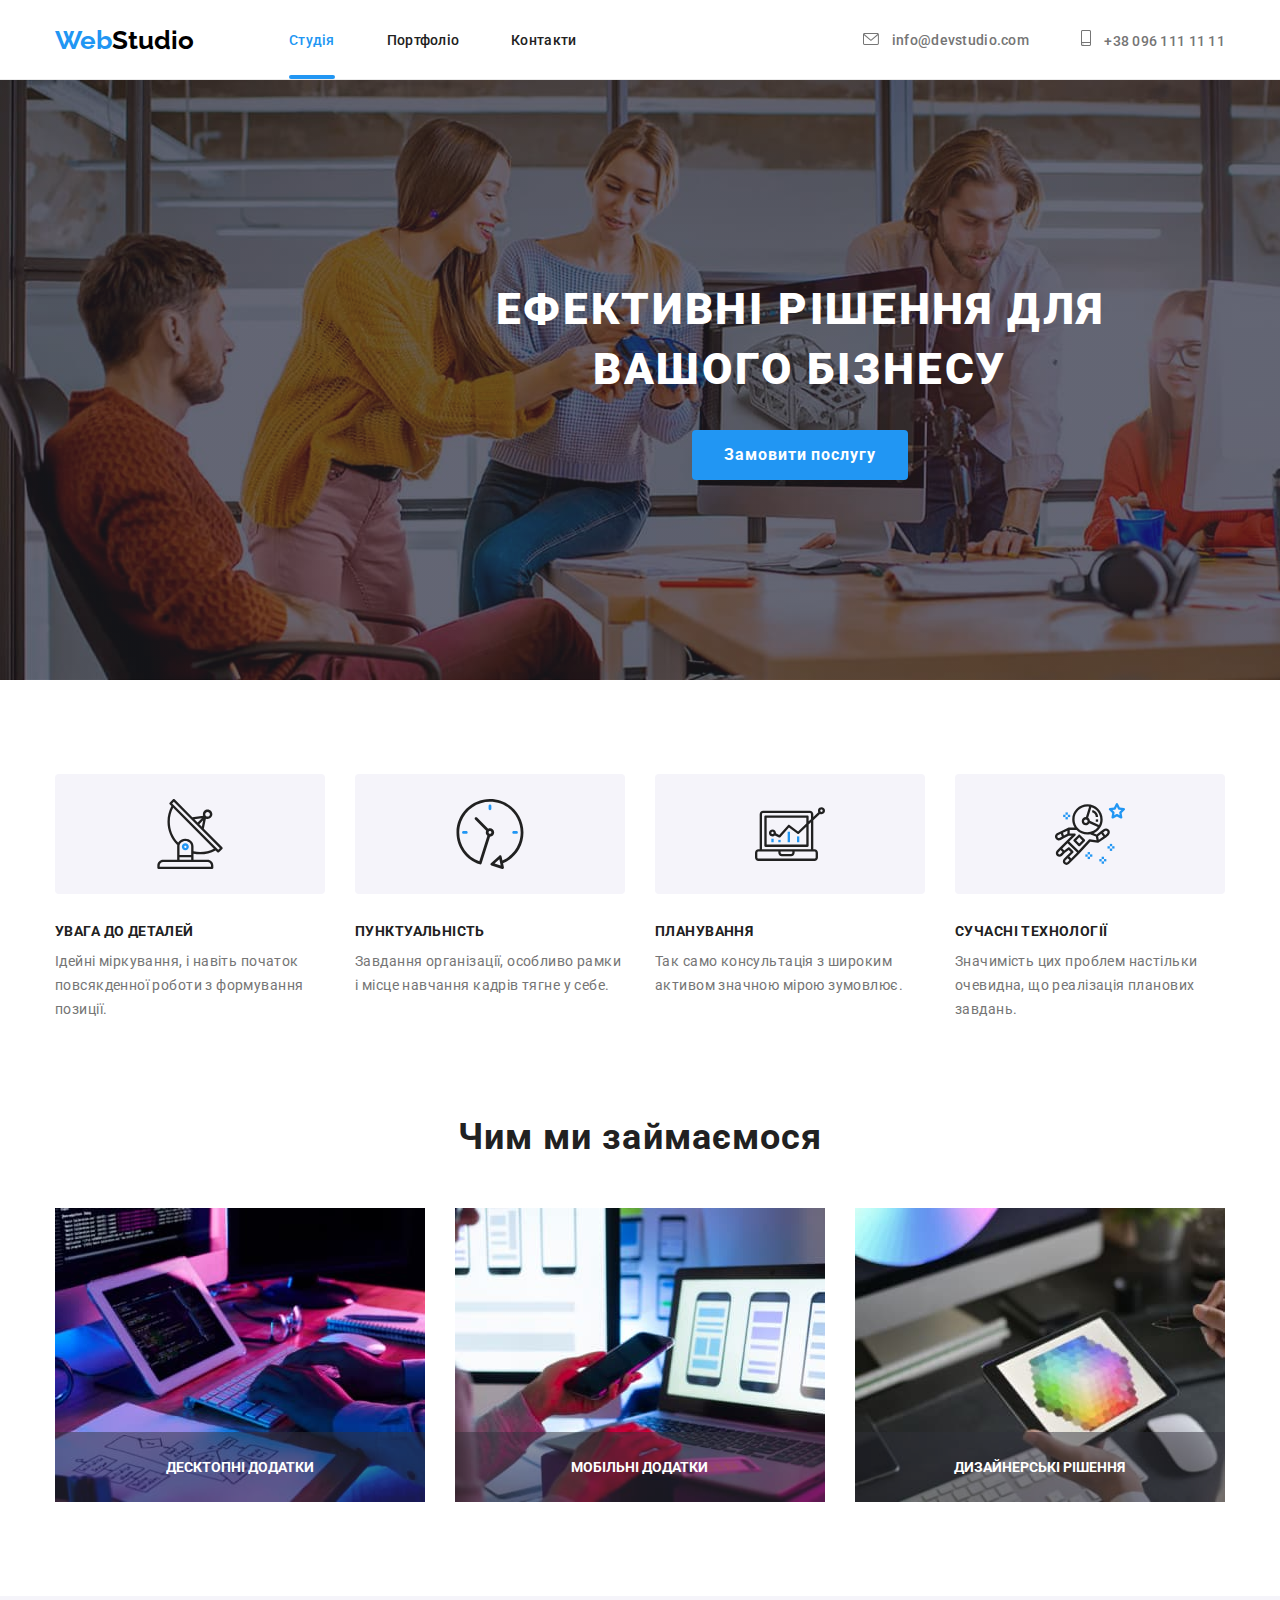
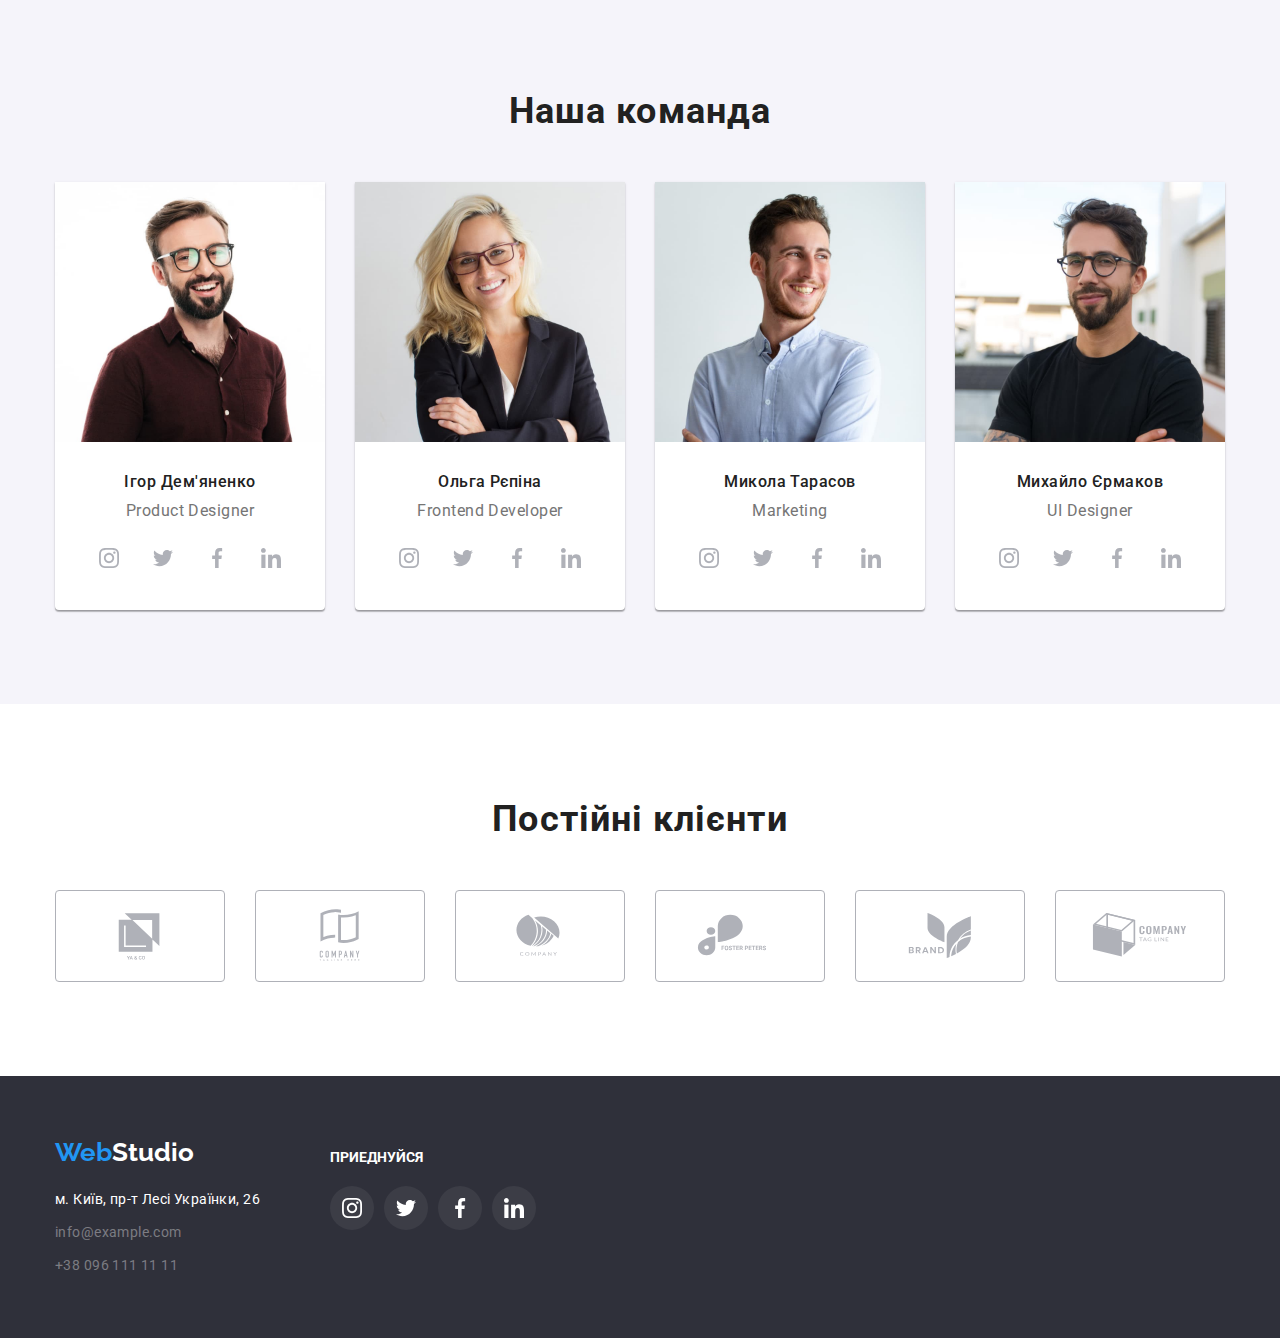
<file: index.html>
<!DOCTYPE html>
<html lang="uk">
  <head>
    <meta charset="UTF-8" />
    <meta http-equiv="X-UA-Compatible" content="IE=edge" />
    <meta name="viewport" content="width=device-width, initial-scale=1.0" />
    <title>GoIt-homework-5</title>
    <link
      href="https://fonts.googleapis.com/css2?family=Raleway:wght@700&family=Roboto:wght@400;500;700;900&display=swap"
      rel="stylesheet"
    />
    <link
      rel="stylesheet"
      href="https://cdnjs.cloudflare.com/ajax/libs/modern-normalize/1.1.0/modern-normalize.min.css"
    />
    <link rel="stylesheet" href="./css/styles.css" />
  </head>
  <body class="main-page">
    <!-- Header-->
    <header>
      <div class="container section header-container">
        <!-- Navigation -->
        <nav class="header-navigation">
          <a href="#" class="logo">
            <span class="first-title">Web</span
            ><span class="second-title">Studio</span>
          </a>
          <ul class="navigation header-menu">
            <li>
              <a class="item-navigation current" href="index.html">Студія</a>
            </li>
            <li>
              <a class="item-navigation" href="portfolio.html">Портфоліо</a>
            </li>
            <li>
              <a class="item-navigation" href="#">Контакти</a>
            </li>
          </ul>
        </nav>
        <ul class="contacts header-contacts">
          <li class="header-mail">
            <a class="item-contacts" href="email:info@devstudio.com">
              <svg
                aria-label="конверт"
                class="icon-header"
                width="16"
                height="12"
              >
                <use href="./images/sprite.svg#icon-envelope"></use>
              </svg>
              info@devstudio.com</a
            >
          </li>
          <li>
            <a class="item-contacts" href="tel:+380961111111">
              <svg
                aria-label="смартфон"
                class="icon-header"
                width="10"
                height="16"
              >
                <use href="./images/sprite.svg#icon-smartphone"></use>
              </svg>
              +38 096 111 11 11</a
            >
          </li>
        </ul>
      </div>
    </header>
    <!-- Main -->
    <main>
      <!-- Секція - hero -->
      <section class="hero hero-modify">
        <div class="container hero-title">
          <h1 class="subject">
            Ефективні рішення для <br />
            вашого бізнесу
          </h1>
          <button type="button" class="button-central pointer" data-modal-open>
            Замовити послугу
          </button>
        </div>
      </section>
      <!-- Секція - attention -->
      <section class="attention section">
        <div class="container">
          <h2 class="visually-hidden">Наші особливості</h2>
          <ul class="menu attention-menu">
            <li class="attention-card">
              <div class="icon-advantage">
                <svg
                  aria-label="деталі"
                  class="icon-antenna"
                  width="70"
                  height="70"
                >
                  <use href="./images/sprite.svg#icon-antenna"></use>
                </svg>
              </div>
              <h3 class="description">УВАГА ДО ДЕТАЛЕЙ</h3>
              <p class="announcement">
                Ідейні міркування, і навіть початок повсякденної роботи з
                формування позиції.
              </p>
            </li>
            <li class="attention-card">
              <div class="icon-advantage">
                <svg
                  aria-label="пунктуальність"
                  class="icon-clock"
                  width="70"
                  height="70"
                >
                  <use href="./images/sprite.svg#icon-clock"></use>
                </svg>
              </div>
              <h3 class="description">ПУНКТУАЛЬНІСТЬ</h3>
              <p class="announcement">
                Завдання організації, особливо рамки і місце навчання кадрів
                тягне у себе.
              </p>
            </li>
            <li class="attention-card">
              <div class="icon-advantage">
                <svg
                  aria-label="планування"
                  class="icon-diagram"
                  width="70"
                  height="70"
                >
                  <use href="./images/sprite.svg#icon-diagram"></use>
                </svg>
              </div>
              <h3 class="description">ПЛАНУВАННЯ</h3>
              <p class="announcement">
                Так само консультація з широким активом значною мірою зумовлює.
              </p>
            </li>
            <li class="attention-card">
              <div class="icon-advantage">
                <svg
                  aria-label="технології"
                  class="icon-astronaut"
                  width="70"
                  height="70"
                >
                  <use href="./images/sprite.svg#icon-astronaut"></use>
                </svg>
              </div>
              <h3 class="description">СУЧАСНІ ТЕХНОЛОГІЇ</h3>
              <p class="announcement">
                Значимість цих проблем настільки очевидна, що реалізація
                планових завдань.
              </p>
            </li>
          </ul>
        </div>
      </section>
      <!-- Секція - work -->
      <section class="work section">
        <div class="container">
          <h2 class="sub-subject work-title">Чим ми займаємося</h2>
          <ul class="menu-img menu-foto">
            <li class="foto-work">
              <img src="./images/work-1.jpg" alt="development" width="370" />
              <div class="applications">
                <p class="text-applcations">Десктопні додатки</p>
              </div>
            </li>
            <li class="foto-work">
              <img
                src="./images/work-2.jpg"
                alt="mobile optimization"
                width="370"
              />
              <div class="applications">
                <p class="text-applcations">Мобільні додатки</p>
              </div>
            </li>
            <li class="foto-work">
              <img src="./images/work-3.jpg" alt="testing" width="370" />
              <div class="applications">
                <p class="text-applcations">Дизайнерські рішення</p>
              </div>
            </li>
          </ul>
        </div>
      </section>
      <!-- Секція - team -->
      <section class="team section">
        <div class="container">
          <h2 class="sub-subject team-title">Наша команда</h2>
          <ul class="menu-team">
            <li class="team-foto">
              <img src="./images/img-3.jpg" alt="Ігор Дем'яненко" width="270" />
              <div class="team-members">
                <h3 class="employee">Ігор Дем'яненко</h3>
                <p class="direction">Product Designer</p>
                <!-- Social-list-1-->
                <ul class="socila-list">
                  <li class="social-list-item">
                    <a href="" class="social-list-link">
                      <svg aria-label="інстаграм" class="social-list-icon">
                        <use href="./images/sprite.svg#icon-instagram"></use>
                      </svg>
                    </a>
                  </li>
                  <li class="social-list-item">
                    <a href="" class="social-list-link">
                      <svg aria-label="твітер" class="social-list-icon">
                        <use href="./images/sprite.svg#icon-twitter"></use>
                      </svg>
                    </a>
                  </li>
                  <li class="social-list-item">
                    <a href="" class="social-list-link">
                      <svg aria-label="фейсбук" class="social-list-icon">
                        <use href="./images/sprite.svg#icon-facebook"></use>
                      </svg>
                    </a>
                  </li>
                  <li class="social-list-item">
                    <a href="" class="social-list-link">
                      <svg aria-label="лінкедін" class="social-list-icon">
                        <use href="./images/sprite.svg#icon-linkedin"></use>
                      </svg>
                    </a>
                  </li>
                </ul>
              </div>
            </li>
            <li class="team-foto">
              <img src="./images/img-2.jpg" alt="Ольга Рєпіна" width="270" />
              <div class="team-members">
                <h3 class="employee">Ольга Рєпіна</h3>
                <p class="direction">Frontend Developer</p>
                <!-- Social-list-2-->
                <ul class="socila-list">
                  <li class="social-list-item">
                    <a href="" class="social-list-link">
                      <svg aria-label="інстаграм" class="social-list-icon">
                        <use href="./images/sprite.svg#icon-instagram"></use>
                      </svg>
                    </a>
                  </li>
                  <li class="social-list-item">
                    <a href="" class="social-list-link">
                      <svg aria-label="твітер" class="social-list-icon">
                        <use href="./images/sprite.svg#icon-twitter"></use>
                      </svg>
                    </a>
                  </li>
                  <li class="social-list-item">
                    <a href="" class="social-list-link">
                      <svg aria-label="фейсбук" class="social-list-icon">
                        <use href="./images/sprite.svg#icon-facebook"></use>
                      </svg>
                    </a>
                  </li>
                  <li class="social-list-item">
                    <a href="" class="social-list-link">
                      <svg aria-label="лінкедін" class="social-list-icon">
                        <use href="./images/sprite.svg#icon-linkedin"></use>
                      </svg>
                    </a>
                  </li>
                </ul>
              </div>
            </li>
            <li class="team-foto">
              <img src="./images/img-1.jpg" alt="Микола Тарасов" width="270" />
              <div class="team-members">
                <h3 class="employee">Микола Тарасов</h3>
                <p class="direction">Marketing</p>
                <!-- Social-list-3-->
                <ul class="socila-list">
                  <li class="social-list-item">
                    <a href="" class="social-list-link">
                      <svg aria-label="інстаграм" class="social-list-icon">
                        <use href="./images/sprite.svg#icon-instagram"></use>
                      </svg>
                    </a>
                  </li>
                  <li class="social-list-item">
                    <a href="" class="social-list-link">
                      <svg aria-label="твітер" class="social-list-icon">
                        <use href="./images/sprite.svg#icon-twitter"></use>
                      </svg>
                    </a>
                  </li>
                  <li class="social-list-item">
                    <a href="" class="social-list-link">
                      <svg aria-label="фейсбук" class="social-list-icon">
                        <use href="./images/sprite.svg#icon-facebook"></use>
                      </svg>
                    </a>
                  </li>
                  <li class="social-list-item">
                    <a href="" class="social-list-link">
                      <svg aria-label="лінкедін" class="social-list-icon">
                        <use href="./images/sprite.svg#icon-linkedin"></use>
                      </svg>
                    </a>
                  </li>
                </ul>
              </div>
            </li>
            <li class="team-foto">
              <img src="./images/img.jpg" alt="Михайло Єрмаков" width="270" />
              <div class="team-members">
                <h3 class="employee">Михайло Єрмаков</h3>
                <p class="direction">UI Designer</p>
                <!-- Social-list-4-->
                <ul class="socila-list">
                  <li class="social-list-item">
                    <a href="" class="social-list-link">
                      <svg aria-label="інстаграм" class="social-list-icon">
                        <use href="./images/sprite.svg#icon-instagram"></use>
                      </svg>
                    </a>
                  </li>
                  <li class="social-list-item">
                    <a href="" class="social-list-link">
                      <svg aria-label="твітер" class="social-list-icon">
                        <use href="./images/sprite.svg#icon-twitter"></use>
                      </svg>
                    </a>
                  </li>
                  <li class="social-list-item">
                    <a href="" class="social-list-link">
                      <svg aria-label="фейсбук" class="social-list-icon">
                        <use href="./images/sprite.svg#icon-facebook"></use>
                      </svg>
                    </a>
                  </li>
                  <li class="social-list-item">
                    <a href="" class="social-list-link">
                      <svg aria-label="лінкедін" class="social-list-icon">
                        <use href="./images/sprite.svg#icon-linkedin"></use>
                      </svg>
                    </a>
                  </li>
                </ul>
              </div>
            </li>
          </ul>
        </div>
      </section>
      <!-- Секція - Постійні клієнти-->
      <section class="regular-customers section">
        <div class="container">
          <h2 class="sub-subject team-title">Постійні клієнти</h2>
          <ul class="logo-customers">
            <li class="icon-clients">
              <a href="" class="icon-clients-link">
                <svg aria-label="Ya-Co" class="icon-client-logo">
                  <use href="./images/sprite.svg#icon-Ya-Co"></use>
                </svg>
              </a>
            </li>
            <li class="icon-clients">
              <a href="" class="icon-clients-link">
                <svg aria-label="Tagline" class="icon-client-logo">
                  <use href="./images/sprite.svg#icon-comp-tagline"></use>
                </svg>
              </a>
            </li>
            <li class="icon-clients">
              <a href="" class="icon-clients-link">
                <svg aria-label="Company" class="icon-client-logo">
                  <use href="./images/sprite.svg#icon-company"></use>
                </svg>
              </a>
            </li>
            <li class="icon-clients">
              <a href="" class="icon-clients-link">
                <svg aria-label="Foster-Peters" class="icon-client-logo">
                  <use href="./images/sprite.svg#icon-foster-peters"></use>
                </svg>
              </a>
            </li>
            <li class="icon-clients">
              <a href="" class="icon-clients-link">
                <svg aria-label="Brand" class="icon-client-logo">
                  <use href="./images/sprite.svg#icon-brand"></use>
                </svg>
              </a>
            </li>
            <li class="icon-clients">
              <a href="" class="icon-clients-link">
                <svg aria-label="Tag-Line" class="icon-client-logo">
                  <use href="./images/sprite.svg#icon-tag-line"></use>
                </svg>
              </a>
            </li>
          </ul>
        </div>
      </section>
    </main>
    <!-- Footer -->
    <footer class="footer logo-footer">
      <div class="container footer-general">
        <div class="footer-nav">
          <a href="#" class="logo logo-footer"
            ><span class="first-title">Web</span
            ><span class="third-title">Studio</span></a
          >
          <ul class="contacts footer-contacts">
            <li class="footer-item-contacts">
              <a
                class="item-contacts adress"
                href="https://goo.gl/maps/Yw9RbGyQuBQphTTS8"
                >м. Київ, пр-т Лесі Українки, 26
              </a>
            </li>
            <li class="footer-item-contacts">
              <a class="item-contacts mail" href="email:info@example.com"
                >info@example.com</a
              >
            </li>
            <li class="footer-item-contacts">
              <a class="item-contacts number" href="tel:+380961111111"
                >+38 096 111 11 11</a
              >
            </li>
          </ul>
        </div>
        <div class="footer-social">
          <h3 class="footer-social-join">Приеднуйся</h3>
          <!-- Social-list-Footer-->
          <ul class="social-list-footer">
            <li class="list-item-footer">
              <a href="" class="social-link-footer">
                <svg
                  aria-label="інстаграм"
                  class="social-list-icon icon-footer"
                >
                  <use href="./images/sprite.svg#icon-instagram"></use>
                </svg>
              </a>
            </li>
            <li class="list-item-footer">
              <a href="" class="social-link-footer">
                <svg aria-label="твітер" class="social-list-icon icon-footer">
                  <use href="./images/sprite.svg#icon-twitter"></use>
                </svg>
              </a>
            </li>
            <li class="list-item-footer">
              <a href="" class="social-link-footer">
                <svg aria-label="фейсбук" class="social-list-icon icon-footer">
                  <use href="./images/sprite.svg#icon-facebook"></use>
                </svg>
              </a>
            </li>
            <li class="list-item-footer">
              <a href="" class="social-link-footer">
                <svg aria-label="лінкедін" class="social-list-icon icon-footer">
                  <use href="./images/sprite.svg#icon-linkedin"></use>
                </svg>
              </a>
            </li>
          </ul>
        </div>
      </div>
    </footer>
    <!-- Modal window-->
    <div class="backdrop is-hidden" data-modal>
      <div class="modal">
        <button type="button" class="modal-close-btn pointer" data-modal-close>
          <svg class="modal-close-icon" width="18" height="18">
            <use href="./images/sprite.svg#icon-close-x"></use>
          </svg>
        </button>
      </div>
    </div>

    <script src="./js/modal.js"></script>
  </body>
</html>
</file>
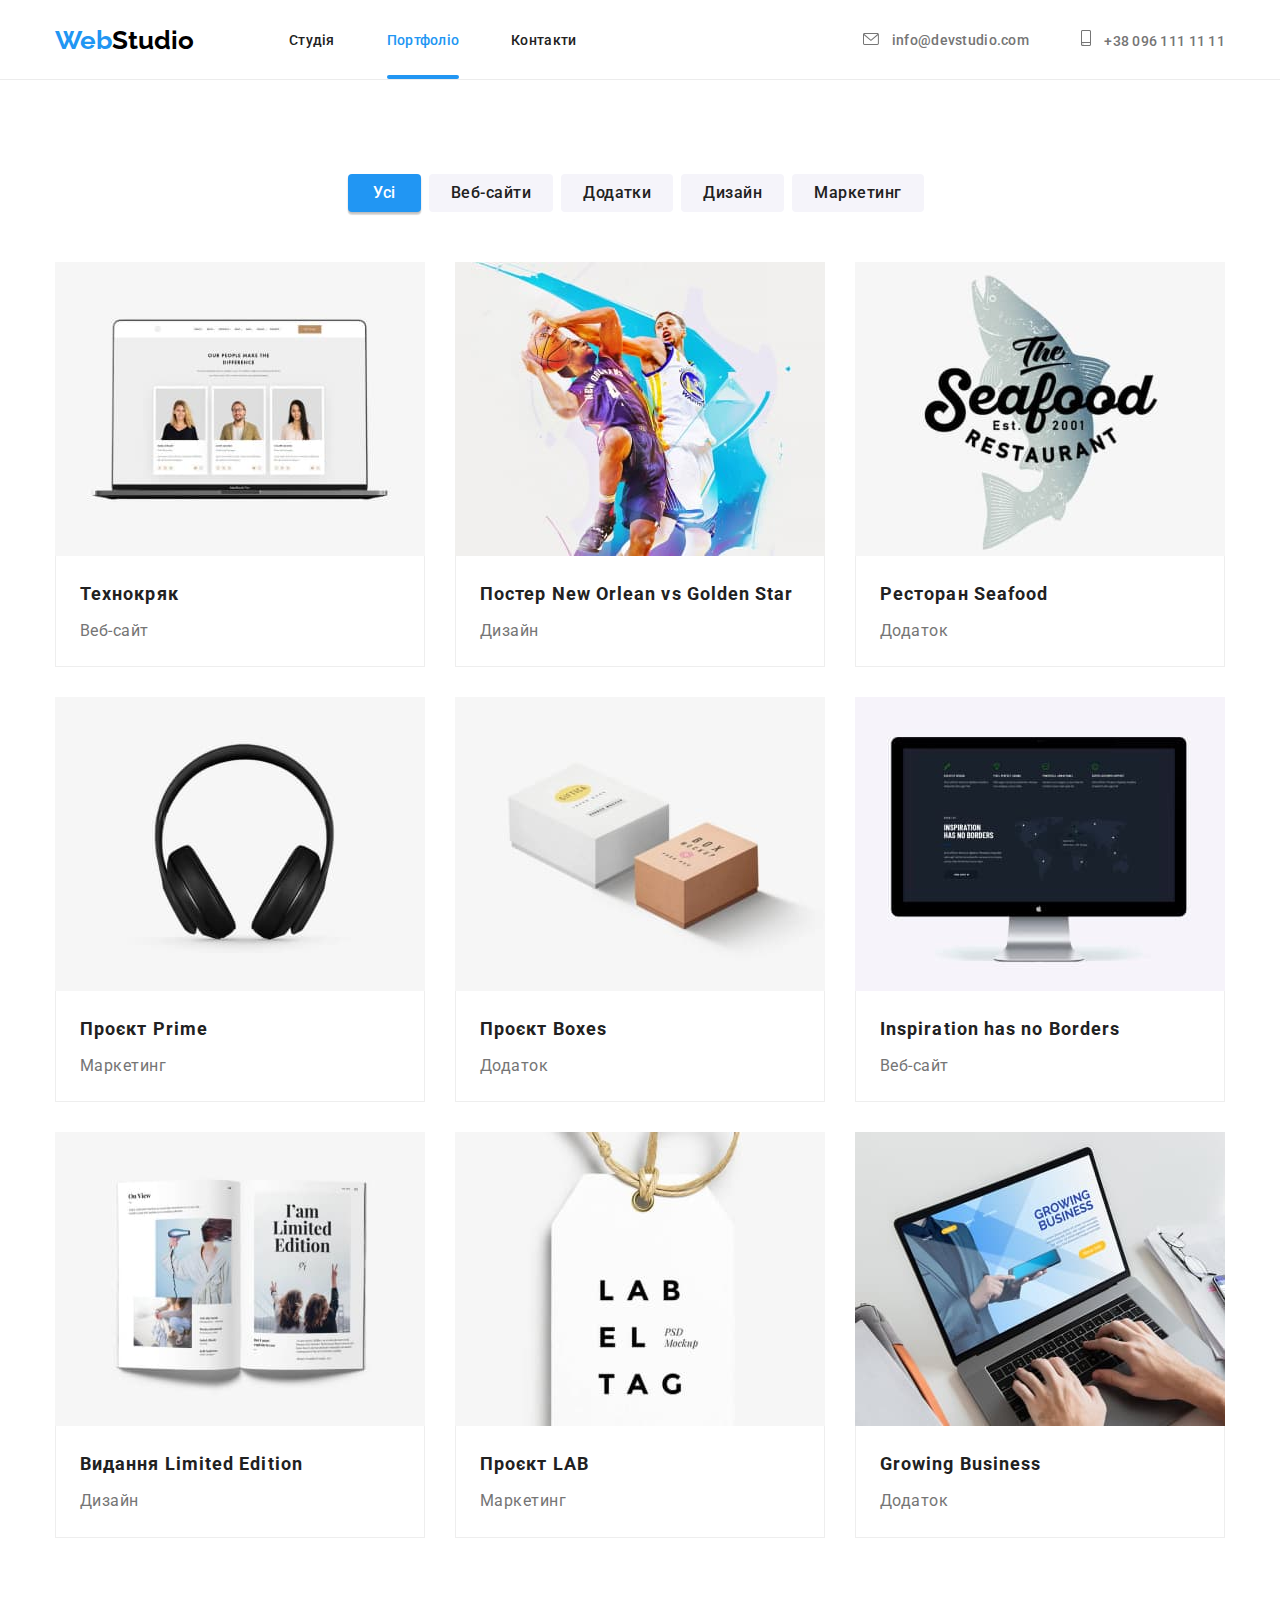
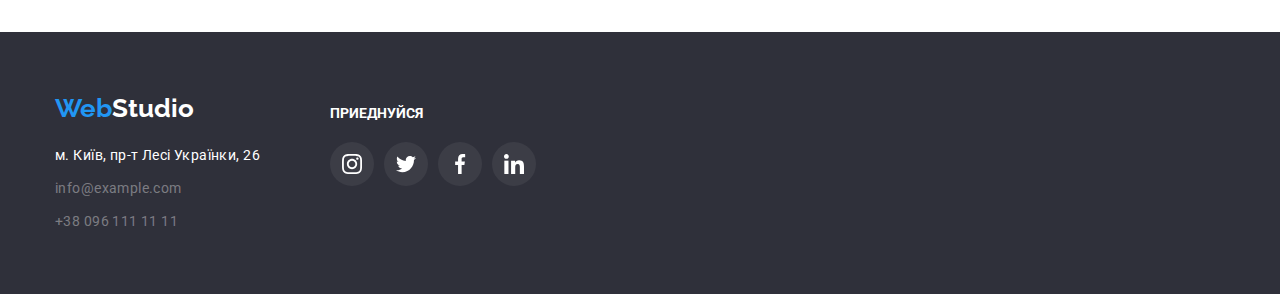
<file: portfolio.html>
<!DOCTYPE html>
<html lang="uk">
  <head>
    <meta charset="UTF-8" />
    <meta http-equiv="X-UA-Compatible" content="IE=edge" />
    <meta name="viewport" content="width=device-width, initial-scale=1.0" />
    <title>Портфоліо-5</title>
    <link
      href="https://fonts.googleapis.com/css2?family=Raleway:wght@700&family=Roboto:wght@400;500;700;900&display=swap"
      rel="stylesheet"
    />
    <link
      rel="stylesheet"
      href="https://cdnjs.cloudflare.com/ajax/libs/modern-normalize/1.1.0/modern-normalize.min.css"
    />
    <link rel="stylesheet" href="./css/styles.css" />
  </head>
  <!-- Body - Портфоліо -->
  <body class="portfolio-page">
    <!-- Header - Портфоліо -->
    <header>
      <div class="container header-container">
        <nav class="header-navigation">
          <a href="index.html" class="logo"
            ><span class="first-title">Web</span
            ><span class="second-title">Studio</span></a
          >
          <ul class="navigation header-menu">
            <li>
              <a class="item-navigation" href="index.html">Студія</a>
            </li>
            <li>
              <div class="strip-line">
                <a class="item-navigation current" href="portfolio.html"
                  >Портфоліо</a
                >
              </div>
            </li>
            <li>
              <a class="item-navigation" href="#">Контакти</a>
            </li>
          </ul>
        </nav>
        <ul class="contacts header-contacts">
          <li class="header-mail">
            <a class="item-contacts" href="email:info@devstudio.com">
              <svg
                aria-label="конверт"
                class="icon-header"
                width="16"
                height="12"
              >
                <use href="./images/sprite.svg#icon-envelope"></use>
              </svg>
              info@devstudio.com</a
            >
          </li>
          <li>
            <a class="item-contacts" href="tel:+380961111111">
              <svg
                aria-label="смартфон"
                class="icon-header"
                width="10"
                height="16"
              >
                <use href="./images/sprite.svg#icon-smartphone"></use>
              </svg>
              +38 096 111 11 11</a
            >
          </li>
        </ul>
      </div>
    </header>
    <!-- Main - Портфоліо -->
    <main class="page-porfolio">
      <section class="section services-portfolio">
        <div class="container">
          <h1 class="visually-hidden">Сторінка портфоліо</h1>
          <ul class="menu menu-nav-porfolio">
            <li class="button-menu">
              <button type="button" class="list-button first pointer active">
                Усі
              </button>
            </li>
            <li class="button-menu">
              <button type="button" class="list-button pointer">
                Веб-сайти
              </button>
            </li>
            <li class="button-menu">
              <button type="button" class="list-button pointer">Додатки</button>
            </li>
            <li class="button-menu">
              <button type="button" class="list-button pointer">Дизайн</button>
            </li>
            <li class="button-menu">
              <button type="button" class="list-button pointer">
                Маркетинг
              </button>
            </li>
          </ul>
          <ul class="menu-service service-portfolio">
            <li class="picture-portfolio">
              <a href="#" class="cards-portfolio">
                <div class="cards-portfolio-overlay">
                  <img src="./images/img-01.jpg" alt="Технокряк" width="370" />
                  <p class="overlay">
                    Ресурс пропонує комплексні пропозиції з різним рівнем
                    функціоналу та сервісів. Все це дозволить відвідувачу
                    отримати вичерпні відомості про компанію чи приватну особу.
                  </p>
                </div>
                <div class="menu-description">
                  <h2 class="menu-portfolio">Технокряк</h2>
                  <p class="service-name">Веб-сайт</p>
                </div>
              </a>
            </li>
            <li class="picture-portfolio">
              <a href="#" class="cards-portfolio">
                <div class="cards-portfolio-overlay">
                  <img
                    src="./images/img-02.jpg"
                    alt="Постер New Orlean vs Golden Star"
                    width="370"
                  />
                  <p class="overlay">
                    Ресурс пропонує комплексні пропозиції з різним рівнем
                    функціоналу та сервісів. Все це дозволить відвідувачу
                    отримати вичерпні відомості про компанію чи приватну особу.
                  </p>
                </div>
                <div class="menu-description">
                  <h2 class="menu-portfolio">
                    Постер New Orlean vs Golden Star
                  </h2>
                  <p class="service-name">Дизайн</p>
                </div>
              </a>
            </li>
            <li class="picture-portfolio">
              <a href="#" class="cards-portfolio">
                <div class="cards-portfolio-overlay">
                  <img
                    src="./images/img-03.jpg"
                    alt="Ресторан Seafood"
                    width="370"
                  />
                  <p class="overlay">
                    Ресурс пропонує комплексні пропозиції з різним рівнем
                    функціоналу та сервісів. Все це дозволить відвідувачу
                    отримати вичерпні відомості про компанію чи приватну особу.
                  </p>
                </div>
                <div class="menu-description">
                  <h2 class="menu-portfolio">Ресторан Seafood</h2>
                  <p class="service-name">Додаток</p>
                </div>
              </a>
            </li>
            <li class="picture-portfolio">
              <a href="#" class="cards-portfolio">
                <div class="cards-portfolio-overlay">
                  <img
                    src="./images/img-04.jpg"
                    alt="Проєкт Prime"
                    width="370"
                  />
                  <p class="overlay">
                    Ресурс пропонує комплексні пропозиції з різним рівнем
                    функціоналу та сервісів. Все це дозволить відвідувачу
                    отримати вичерпні відомості про компанію чи приватну особу.
                  </p>
                </div>
                <div class="menu-description">
                  <h2 class="menu-portfolio">Проєкт Prime</h2>
                  <p class="service-name">Маркетинг</p>
                </div>
              </a>
            </li>
            <li class="picture-portfolio">
              <a href="#" class="cards-portfolio">
                <div class="cards-portfolio-overlay">
                  <img
                    src="./images/img-05.jpg"
                    alt="Проєкт Boxes"
                    width="370"
                  />
                  <p class="overlay">
                    Ресурс пропонує комплексні пропозиції з різним рівнем
                    функціоналу та сервісів. Все це дозволить відвідувачу
                    отримати вичерпні відомості про компанію чи приватну особу.
                  </p>
                </div>
                <div class="menu-description">
                  <h2 class="menu-portfolio">Проєкт Boxes</h2>
                  <p class="service-name">Додаток</p>
                </div>
              </a>
            </li>
            <li class="picture-portfolio">
              <a href="#" class="cards-portfolio">
                <div class="cards-portfolio-overlay">
                  <img
                    src="./images/img-06.jpg"
                    alt="Inspiration has no Borders"
                    width="370"
                  />
                  <p class="overlay">
                    Ресурс пропонує комплексні пропозиції з різним рівнем
                    функціоналу та сервісів. Все це дозволить відвідувачу
                    отримати вичерпні відомості про компанію чи приватну особу.
                  </p>
                </div>
                <div class="menu-description">
                  <h2 class="menu-portfolio">Inspiration has no Borders</h2>
                  <p class="service-name">Веб-сайт</p>
                </div>
              </a>
            </li>
            <li class="picture-portfolio">
              <a href="#" class="cards-portfolio">
                <div class="cards-portfolio-overlay">
                  <img
                    src="./images/img-07.jpg"
                    alt="Видання Limited Edition"
                    width="370"
                  />
                  <p class="overlay">
                    Ресурс пропонує комплексні пропозиції з різним рівнем
                    функціоналу та сервісів. Все це дозволить відвідувачу
                    отримати вичерпні відомості про компанію чи приватну особу.
                  </p>
                </div>
                <div class="menu-description">
                  <h2 class="menu-portfolio">Видання Limited Edition</h2>
                  <p class="service-name">Дизайн</p>
                </div>
              </a>
            </li>
            <li class="picture-portfolio">
              <a href="#" class="cards-portfolio">
                <div class="cards-portfolio-overlay">
                  <img src="./images/img-08.jpg" alt="Проєкт LAB" width="370" />
                  <p class="overlay">
                    Ресурс пропонує комплексні пропозиції з різним рівнем
                    функціоналу та сервісів. Все це дозволить відвідувачу
                    отримати вичерпні відомості про компанію чи приватну особу.
                  </p>
                </div>
                <div class="menu-description">
                  <h2 class="menu-portfolio">Проєкт LAB</h2>
                  <p class="service-name">Маркетинг</p>
                </div>
              </a>
            </li>
            <li class="picture-portfolio">
              <a href="#" class="cards-portfolio">
                <div class="cards-portfolio-overlay">
                  <img
                    src="./images/img-09.jpg"
                    alt="Growing Business"
                    width="370"
                  />
                  <p class="overlay">
                    Ресурс пропонує комплексні пропозиції з різним рівнем
                    функціоналу та сервісів. Все це дозволить відвідувачу
                    отримати вичерпні відомості про компанію чи приватну особу.
                  </p>
                </div>
                <div class="menu-description">
                  <h2 class="menu-portfolio">Growing Business</h2>
                  <p class="service-name">Додаток</p>
                </div>
              </a>
            </li>
          </ul>
        </div>
      </section>
    </main>
    <!-- Footer - Портфоліо -->
    <footer class="footer logo-footer">
      <div class="container footer-general">
        <div class="footer-nav">
          <a href="#" class="logo logo-footer"
            ><span class="first-title">Web</span
            ><span class="third-title">Studio</span></a
          >
          <ul class="contacts footer-contacts">
            <li class="footer-item-contacts">
              <a
                class="item-contacts adress"
                href="https://goo.gl/maps/Yw9RbGyQuBQphTTS8"
                >м. Київ, пр-т Лесі Українки, 26
              </a>
            </li>
            <li class="footer-item-contacts">
              <a class="item-contacts mail" href="email:info@example.com"
                >info@example.com</a
              >
            </li>
            <li class="footer-item-contacts">
              <a class="item-contacts number" href="tel:+380961111111"
                >+38 096 111 11 11</a
              >
            </li>
          </ul>
        </div>
        <div class="footer-social">
          <h3 class="footer-social-join">Приеднуйся</h3>
          <!-- Social-list-Footer-->
          <ul class="social-list-footer">
            <li class="list-item-footer">
              <a href="" class="social-link-footer">
                <svg
                  aria-label="інстаграм"
                  class="social-list-icon icon-footer"
                >
                  <use href="./images/sprite.svg#icon-instagram"></use>
                </svg>
              </a>
            </li>
            <li class="list-item-footer">
              <a href="" class="social-link-footer">
                <svg aria-label="твітер" class="social-list-icon icon-footer">
                  <use href="./images/sprite.svg#icon-twitter"></use>
                </svg>
              </a>
            </li>
            <li class="list-item-footer">
              <a href="" class="social-link-footer">
                <svg aria-label="фейсбук" class="social-list-icon icon-footer">
                  <use href="./images/sprite.svg#icon-facebook"></use>
                </svg>
              </a>
            </li>
            <li class="list-item-footer">
              <a href="" class="social-link-footer">
                <svg aria-label="лінкедін" class="social-list-icon icon-footer">
                  <use href="./images/sprite.svg#icon-linkedin"></use>
                </svg>
              </a>
            </li>
          </ul>
        </div>
      </div>
    </footer>
  </body>
</html>
</file>
<file: css/styles.css>
:root {
    --main-page: #FFFFFF;
    --main-opacity: #FFFFFF60;
    --main-opacity-two: #FFFFFF10;
    --text-items: #2196F3;
    --overlay-cards: rgba(33, 150, 243, 0.9);
    --element-hero: #2F303A;
    --strip-applications: #2F303A80;
    --text-page: #000000;
    --text-main: #212121;
    --text-contacts: #757575;
    --bcg-button: #F5F4FA;
    --bcg-btn-hero: #188CE8;
    --border-header: #ECECEC;
    --border-portfolio: #EEEEEE;
    --modal-backround: #00000050;
    --modal-close: #00000010;
    --icon-social: #AFB1B8;
    --card-distance: 30px;
    --time-bezier:250ms cubic-bezier(0.4, 0, 0.2, 1);
    --card-shadow: 0px 1px 3px rgba(0, 0, 0, 0.12),
        0px 1px 1px rgba(0, 0, 0, 0.14),
        0px 2px 1px rgba(0, 0, 0, 0.2);
    --portfolio-shadow: 0px 1px 1px rgba(0, 0, 0, 0.12),
         0px 4px 4px rgba(0, 0, 0, 0.06),
         1px 4px 6px rgba(0, 0, 0, 0.16);
    --shadow-button: 0px 3px 1px rgba(0, 0, 0, 0.1),
        0px 1px 2px rgba(0, 0, 0, 0.08),
        0px 2px 2px rgba(0, 0, 0, 0.12);
}
h1, h2, h3, h4, p, ul, span {
    margin-top: 0;
    margin-bottom: 0;
}

ul {
    padding-left: 0;
}
img {
    display: block;
}

/* Курсор - рука (pointer) */
.pointer {
    cursor: pointer;
}

/* Робоча зона - контейнер*/
.container {
    width: 1200px;
    margin: 0 auto;
    padding-left: 15px;
    padding-right: 15px;
    /* outline: 2px solid red; */
}
/* Section - паддинги */
.section {
    padding-top: 94px;
    padding-bottom: 94px;
}


/* OUTLINE */
/*
.container {
    outline: 1px solid red ;
} */


/* Header - flex */
.header-container {
    display: flex;
    align-items: center;
    justify-content: space-between;
}

.header-menu, .header-contacts, .header-navigation {
    display: flex;
    align-items: center;
}
.header-menu, .header-contacts {
    column-gap: 52px;
   
}
.header-navigation {
    column-gap: 95px;
}
.header-container {
    padding-top: 24px;
    padding-bottom: 23px;
}
header {
    border-bottom: 1px solid var(--border-header) ;
}


.icon-header {
    margin-right: 10px;
    fill: currentColor;
}

.hero {
    padding: 200px 0;
    width: 1600px;
    margin: 0 auto;
    text-align: center;
    background-repeat: no-repeat;
    background-position: center;
    background-size: cover;
    background-image: linear-gradient(rgba(47, 48, 58, 0.4), rgba(47, 48, 58, 0.4)), url(../images/Img-hero.jpg);
}

.button-central {
    margin-top: 30px;
    padding: 10px 32px;
}

/* Секція Attention - flex */
.attention-menu {
    display: flex;
    justify-content: space-between;
}

/* Сітка attention-card */

.attention-card {
   width: calc((100% - 3 * 30px)/4);
 }





 .icon-antenna {
    width: 70px;
    height: 70px;
 }


/* Секція work - flex */
.menu-foto {
    display: flex;
    justify-content: space-between;
}
.foto-work {
    width: calc((100% - 2 * 30px)/3);
    
}

/* Секція team - flex */

.menu-team {
    display: flex;
    justify-content: space-between;
}
.team-foto {
    text-align: center;
    background-color: var(--main-page);
    border-radius: 0 0 4px 4px;
    box-shadow: var(--card-shadow);
    width: calc((100% - 3 * 30px )/4);
}

/* Портфоліо - flex */

.menu-nav-porfolio {
    display: flex;
    justify-content: center;
    margin-bottom: 50px;
}
.button-menu {
    margin-right: 8px;
}

.cards-portfolio:hover,
.cards-portfolio:focus {
    box-shadow: var(--portfolio-shadow);
}
.cards-portfolio {
    display: block;
    transition: box-shadow var(--time-bezier);
}


/* Сітка списку в портфоліо */ 

.menu-service {
    display: flex;
    flex-wrap: wrap;
    margin-top: calc( -1 * var(--card-distance));
    margin-left: calc( -1 * var(--card-distance));
}
.menu-service > .picture-portfolio {
    flex-basis: calc(100%/3 - var(--card-distance));
    margin-left: var(--card-distance);
    margin-top: var(--card-distance);
}

 
.picture-portfolio {
    text-align: left;
    padding-bottom: 0px;
}


.cards-portfolio-overlay {
    position: relative;
    overflow: hidden;
}

.overlay {
    display: flex;
    position: absolute;
    align-items: center;
    top: 0;
    left: 0;
    height: 100%;
    width: 100%;
    background-color: var(--overlay-cards);
    color: var(--main-page);
    font-size: 18px;
    font-weight: 400;
    line-height: 1.56;
    letter-spacing: 0.03em;
    padding: 0 24px;
    overflow: auto;
    transform: translateY(100%);
    transition: transform var(--time-bezier);
}


.cards-portfolio:hover .overlay,
.cards-portfolio:focus .overlay {
    transform: translateY(0);
}


.menu-description {
    border-left: 1px solid var(--border-portfolio);
    border-bottom: 1px solid var(--border-portfolio);
    border-right: 1px solid var(--border-portfolio);
    padding: 20px 24px;
}




/* =====Сторінка - Студія =====*/
/* Основні стилі - body */
body {
    font-family: 'Roboto', sans-serif;
    background-color: var(--main-page);
    color: var(--text-main);
}
.navigation, .contacts, .menu,
.menu-img, .menu-team, .menu-service,
 .socila-list, .logo-customers, .social-list-footer {
    list-style: none;
}

/* Logo - WebStudio */
.logo {
    font-family: 'Raleway';
    font-size: 26px;
    font-weight: 700;
    line-height: 1.24;
}
.first-title {
    color: var(--text-items);
}
.second-title {
    color: var(--text-page);
}
.third-title {
    color: var(--main-page);
}

.item-contacts, .item-navigation, .logo, .cards-portfolio {
    text-decoration: none;
}

/* Кнопки навыгації*/

.item-contacts {
    font-size: 14px;
    line-height: 1.14;
    font-weight: 500;
    letter-spacing: 0.02em;
    color: var(--text-contacts);
    transition: color var(--time-bezier);
}

.item-navigation {
    font-size: 14px;
    line-height: 1.14;
    font-weight: 500;
    letter-spacing: 0.02em;
    color: var(--text-main);
    transition: color var(--time-bezier);
}

.item-navigation:hover,
.item-navigation:focus,
.item-contacts:hover,
.item-contacts:focus {
    color: var(--text-items);
    fill: var(--text-items);
}

.item-navigation {
    position: relative;
}
.current::after {
    content: "";
    position: absolute;
    bottom:-31px;
    left: 0;
    width: 100%;
    height: 4px;
    background-color: var(--text-items);
    border-radius: 2px;
}
.item-navigation.current {
    color: var(--text-items);
}



/* Секція - hero */
.subject {
    color: var(--main-page);
    font-size: 44px;
    line-height: 1.36;
    font-weight: 900;
    text-transform: uppercase;
    text-align: center;
    letter-spacing: 0.06em;
}
.button-central {
    font-family: 'Roboto', sans-serif;
    font-size: 16px;
    line-height: 1.88;
    font-weight: 700;
    background-color: var(--text-items);
    color: var(--main-page) ;
    border: var(--text-items);
    letter-spacing: 0.06em;
    border-radius: 4px;
    text-align: center;
    transition: color var(--time-bezier), background-color var(--time-bezier) ;
}

.button-central:hover,
.button-central:focus {
    color: var(--main-page);
    background-color: var(--bcg-btn-hero);
}

/* Секція - опис */
.description {
    font-size: 14px;
    font-weight: 700;
    line-height: 1.14;
    letter-spacing: 0.03em;
    text-transform: uppercase;
}
.announcement {
    font-size: 14px;
    line-height: 1.71;
    letter-spacing: 0.03em;
    color: var(--text-contacts);
}
.icon-advantage {
    display: flex;
    align-items: center;
    justify-content: center; 
    height: 120px;
    border-radius: 4px;
    background-color: var(--bcg-button);
    margin-bottom: 30px;
}
.description {
    margin-bottom: 10px;
}



/* Секція - work */
.sub-subject {
    font-size: 36px;
    line-height: 1.17;
    font-weight: 700;
    letter-spacing: 0.03em;
    text-align: center;
    margin-bottom: 50px;
}
.work {
    padding-top: 0;
}
.foto-work {
    position: relative;
}

.text-applcations {
    position: absolute;
    font-size: 14px;
    line-height: 1.43;
    text-transform: uppercase;
    font-weight: 700;
    color: var(--main-page);
    top: 50%;
    left: 50%;
    transform: translate(-50%, -50%);
}


.applications {
    position: absolute;
    bottom: 0;
    left: 0;
    width: 100%;
    height: 70px;
    background-color: var(--strip-applications);
}


/* Секція - team */

.team {
    background-color: var(--bcg-button);
}

.employee {
    font-size: 16px;
    font-weight: 500;
    line-height: 1.19;
    letter-spacing: 0.03em;
}
.direction {
    font-size: 16px;
    font-weight: 400;
    line-height: 1.19;
    letter-spacing: 0.03em;
    color: var(--text-contacts);
    margin-bottom: 16px;
}
.team-members {
    padding-top: 30px;
    padding-bottom: 30px;
    
}
.employee {
    margin-bottom: 10px;
}

.social-list-icon {
    width: 20px;
    height: 20px;
    fill: var(--icon-social);
}
.socila-list {
    display: flex;
    justify-content: center;
    column-gap: 10px;
}

.social-list-link {
    display: flex;
    align-items: center;
    justify-content: center;
    width: 44px;
    height: 44px;
    border-radius: 50%;
    background-color: var(--main-page);
    transition: background-color var(--time-bezier);
}

.social-list-icon {
    transition: fill var(--time-bezier);
}

.social-list-link:hover,
.social-list-link:focus {
    background-color: var(--text-items);
}
.social-list-link:hover .social-list-icon,
.social-list-link:focus .social-list-icon {
    fill: var(--main-page);
}

/* Секція - Постійні кліенти */

.logo-customers {
    display: flex;
    justify-content: space-between;
    gap: 30px;
}

.icon-clients-link {
    display: flex;
    align-items: center;
    justify-content: center;
    height: 92px;
    border-radius: 4px;
    border:1px solid var(--icon-social);
    background-color: var(--main-page);
    transition: border var(--time-bezier);
}
.icon-client-logo {
    width: 106px;
    height: 60px;
    fill: var(--icon-social);
    transition: fill var(--time-bezier);
}
.icon-clients-link:hover,
.icon-clients-link:focus {
    border: 1px solid var(--text-items);
}
.icon-clients-link:hover .icon-client-logo, 
.icon-clients-link:focus .icon-client-logo {
    fill: var(--text-items);
}

 .icon-clients {
    width: calc((100% - 5 * 30px)/6);
 }


/* Footer */

.footer-contacts {
    margin-top: 20px;
}
.footer {
    background-color: var(--element-hero);
    padding: 60px 0 60px 0;
}

.adress {
    font-size: 14px;
    line-height: 1.71;
    letter-spacing: 0.03em;
    font-weight: 400;
    color: var(--main-page);
}

.mail,
.number {
    font-size: 14px;
    line-height: 1.71;
    letter-spacing: 0.03em;
    font-weight: 400;
    color: var(--main-opacity);
}

.footer-item-contacts:not(:last-child) {
    margin-bottom: 9px;
}
.footer-social-join {
    font-size: 14px;
    font-weight: 700;
    line-height: 1.24;
    text-transform: uppercase;
    color:var(--main-page);
    letter-spacing: 3%;
    display: inline-block;
    margin-bottom: 20px;
    
}

.social-list-footer {
    display: flex;
    justify-content: center;
    column-gap: 10px;
    padding-bottom: 30px;
 }

.footer-nav, .footer-social {
    display: inline-block;
}
.footer-general {
    display: flex;
    
}
.footer-social {
    margin-left: 70px;
    margin-top: 12px;
}

.icon-footer {
    fill: var(--main-page);
}
.social-link-footer {
    display: flex;
    align-items: center;
    justify-content: center;
    width: 44px;
    height: 44px;
    border-radius: 50%;
    background-color: var(--main-opacity-two);
    transition: background-color var(--time-bezier);
}
.social-link-footer:hover,
.social-link-footer:focus {
    background-color: var(--text-items)
}



/* Скриваємо заголовки */
.visually-hidden {
    position: absolute;
    white-space: nowrap;
    width: 1px;
    height: 1px;
    overflow: hidden;
    border: 0;
    padding: 0;
    clip: rect(0 0 0 0);
    clip-path: inset(50%);
    margin: -1px;
}
  
/* ====== Сторінка - Портфоліо =====*/

/* Стилі кнопок портфоліо*/
.list-button:hover,
.list-button:focus {
    color: var(--main-page) ;
    background-color: var(--text-items);
    box-shadow: var(--shadow-button);
}
.list-button {
    font-family: 'Roboto', sans-serif;
    font-weight: 500;
    font-size: 16px;
    line-height: 1.63;
    letter-spacing: 0.03em;
    color: var(--text-main);
    background-color: var(--bcg-button);
    border: var(--bcg-button);
    border-radius: 4px;
    padding: 6px 22px;
    transition: color var(--time-bezier), background-color var(--time-bezier), box-shadow var(--time-bezier);
}

.list-button.active {
    background-color: var(--text-items);
    color: #FFFFFF;
    box-shadow: var(--shadow-button)
}

.first {
    padding: 6px 25px;
}
.menu-portfolio {
    font-weight: 700;
    font-size: 18px;
    line-height: 2;
    letter-spacing: 0.06em;
    color: var(--text-main);
}
.service-name {
    font-weight: 400;
    font-size: 16px;
    line-height: 1.88;
    letter-spacing: 0.03em;
    color: var(--text-contacts);
    margin-top: 4px;
}

/* Modal Window */

.backdrop {
    position: fixed;
    z-index: 999;
    top: 0;
    left: 0;
    width: 100%;
    height: 100%;
    background-color: var(--modal-backround);
    transition: opacity var(--time-bezier), visibility var(--time-bezier);
}



.backdrop.is-hidden {
    visibility: hidden;
    opacity: 0;
    pointer-events: none;
}

.modal {
    width: 528px;
    height: 581px;
    position: absolute;
    top: 50%;
    left: 50%;
    transform: translate(-50%, -50%);
    background-color: var(--main-page);
}
.modal-close-icon {
    fill: var(--text-page);
}
.modal-close-btn {
    display: flex;
    align-items: center;
    justify-content: center;
    position: absolute;
    top: 8px;
    right: 8px;
    width: 30px;
    height: 30px;
    background-color: var(--main-page);
    border: 1px solid var(--modal-close);
    border-radius: 50%;
    padding: 0;
}
</file>
